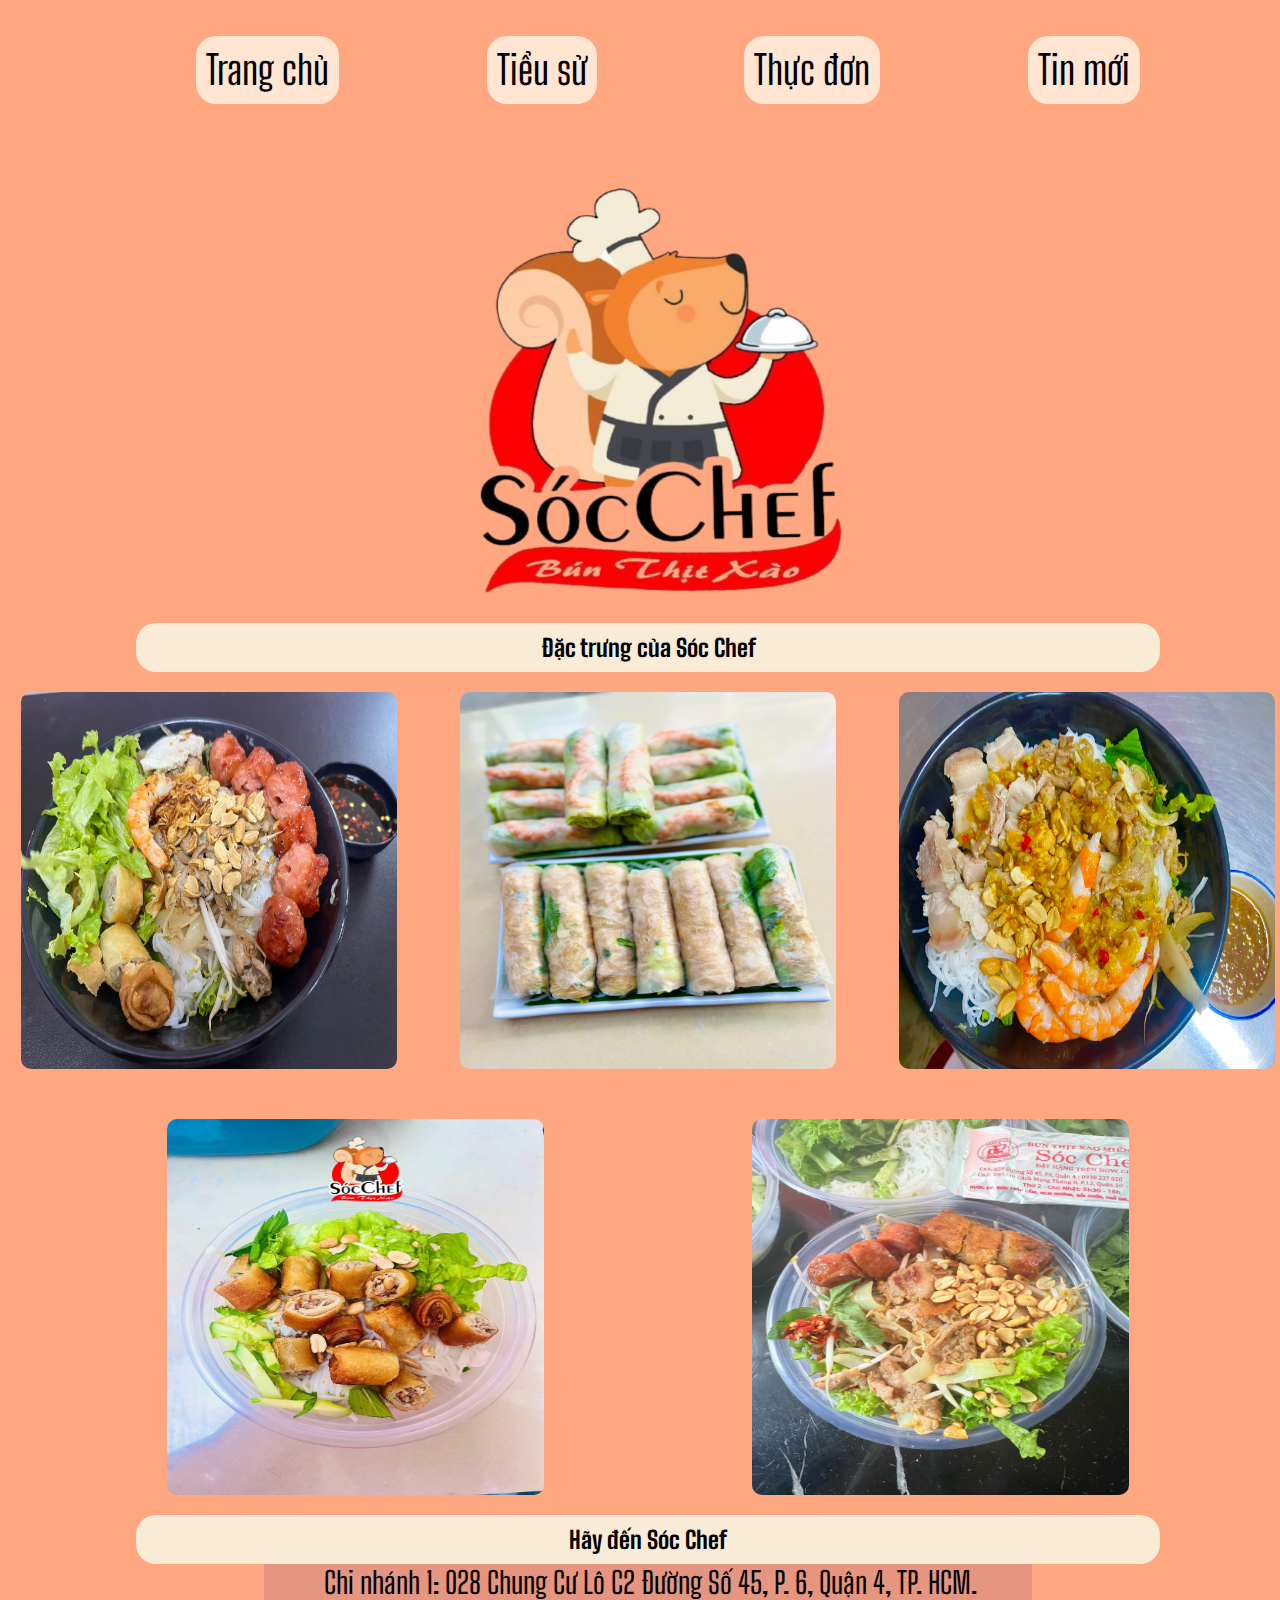
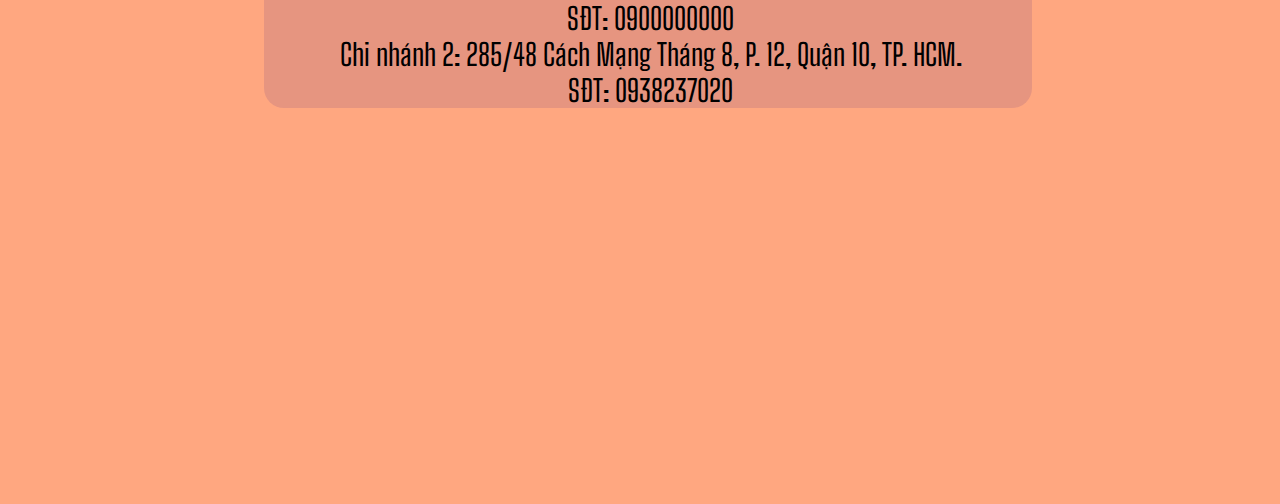
<file: index.html>
<!DOCTYPE html>
<html lang="en">
  <head>
    <meta charset="UTF-8" />
    <meta name="viewport" content="width=device-width, initial-scale=1.0" />
    <title>Document</title>
    <link rel="stylesheet" href="./bún thịt xào.css" />
  </head>
  <body>
    <ul class="mucluc">
      <li class="chu">Trang chủ</li>
      <li class="chu">Tiểu sử</li>
      <li class="chu">Thực đơn</li>
      <li class="chu">Tin mới</li>
    </ul>

    <div class="hinhbtx">
      <img
        class="logo"
        src="images/logo.png"
        title="ngon nhắm"
        alt="lỗi nhưng vẫn ngon"
      />
    </div>

    <h2>Đặc trưng của Sóc Chef</h2>
    <div class="hopbunh1">
      <img class="hopbun" src="images/bunthitxao.jpg" alt="vẫn ngon" />
      <img class="hopbun" src="images/goicuon.jpg" alt="vẫn ngon" />
      <img class="hopbun" src="images/bunmamnem.jpg" alt="vẫn ngon" />
      <img class="hopbun" src="images/bunchagio.jpg" alt="vẫn ngon" />
      <img class="hopbun" src="images/bunnemchagio.jpg" alt="vẫn ngon" />
    </div>

    <h2>Hãy đến Sóc Chef</h2>
    <ul class="thongtin">
      <li>
        Chi nhánh 1: 028 Chung Cư Lô C2 Đường Số 45, P. 6, Quận 4, TP. HCM.
      </li>
      <li>SĐT: 0900000000</li>
      <li>Chi nhánh 2: 285/48 Cách Mạng Tháng 8, P. 12, Quận 10, TP. HCM.</li>
      <li>SĐT: 0938237020</li>
    </ul>

    <br />
    <br />
    <div class="daygiua">
      <iframe
        src="https://www.google.com/maps/embed?pb=!1m18!1m12!1m3!1d31357.45226741296!2d106.66361941083986!3d10.759008900000007!2m3!1f0!2f0!3f0!3m2!1i1024!2i768!4f13.1!3m3!1m2!1s0x31752fab1cce6227%3A0x2f9d3f39691188a7!2zQsO6biB0aOG7i3QgeMOgbyBTw7NjIENoZWY!5e0!3m2!1svi!2s!4v1743697030543!5m2!1svi!2s"
        width="600"
        height="450"
        style="border: 0"
        allowfullscreen=""
        loading="lazy"
        referrerpolicy="no-referrer-when-downgrade"
      ></iframe>
    </div>
  </body>
</html>
</file>
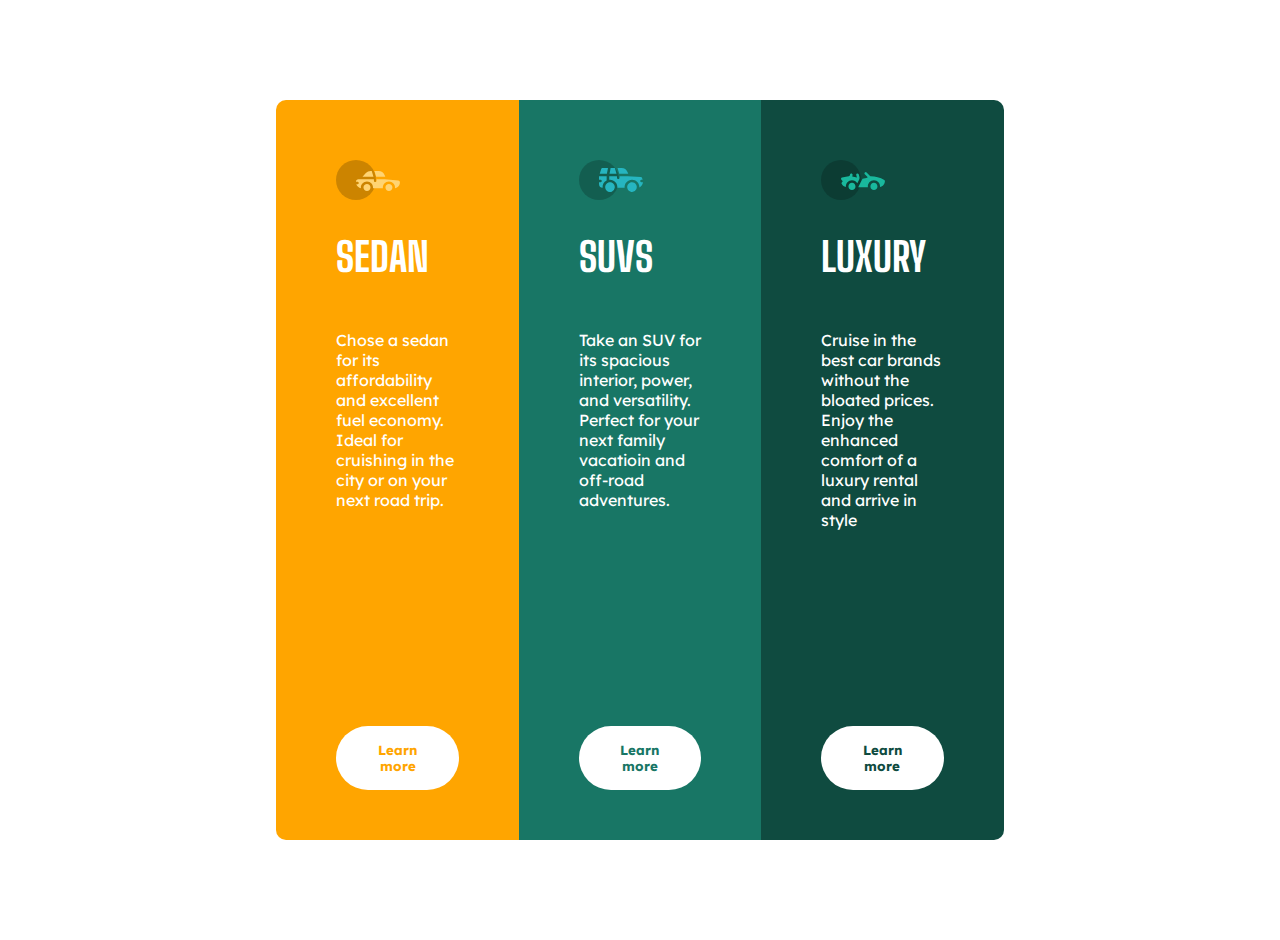
<file: bt_responsitive.html>
<!DOCTYPE html>
<html lang="en">
  <head>
    <meta charset="UTF-8" />
    <meta name="viewport" content="width=device-width, initial-scale=1.0" />
    <title>Document</title>
    <link rel="stylesheet" href="./bt_responsitive.css" />
  </head>
  <body>
    <div class="khung_container">
      <div class="khung Khung1">
        <img class="hinh1" src="images/icon-sedans.svg" alt="sedan" />
        <h2 class="text title">SEDAN</h2>
        <p class="text text-content">
          Chose a sedan for its affordability and excellent fuel economy. Ideal
          for cruishing in the city or on your next road trip.
        </p>
        <button class="btn btn-1">Learn more</button>
      </div>

      <div class="khung Khung2">
        <img class="hinh1" src="images/icon-suvs.svg" alt="sedan" />

        <h2 class="title text">SUVS</h2>
        <p class="text-content text">
          Take an SUV for its spacious interior, power, and versatility. Perfect
          for your next family vacatioin and off-road adventures.
        </p>
        <button class="btn btn-2">Learn more</button>
      </div>

      <div class="khung Khung3">
        <img class="hinh1" src="images/icon-luxury.svg" alt="sedan" />

        <h2 class="title text">LUXURY</h2>
        <p class="text-content text">
          Cruise in the best car brands without the bloated prices. Enjoy the
          enhanced comfort of a luxury rental and arrive in style
        </p>
        <button class="btn btn-3">Learn more</button>
      </div>
    </div>
  </body>
</html>
</file>
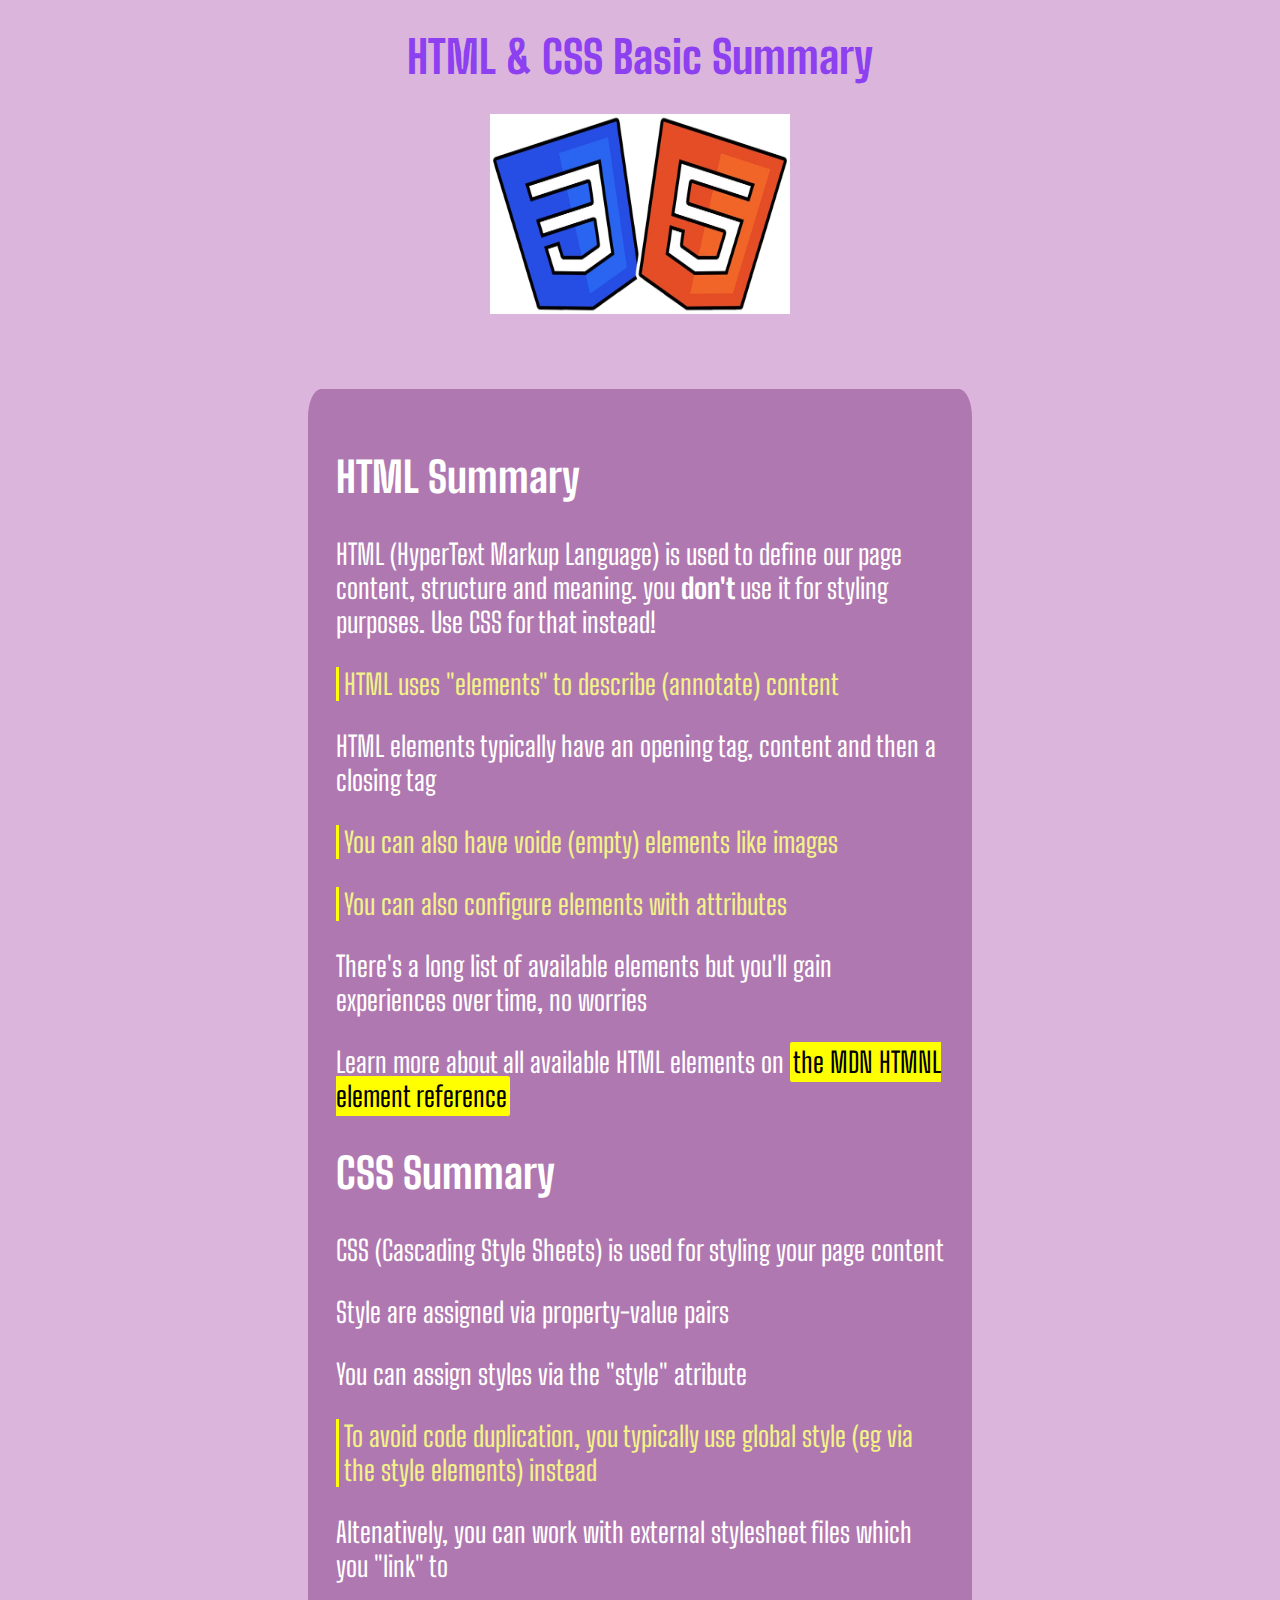
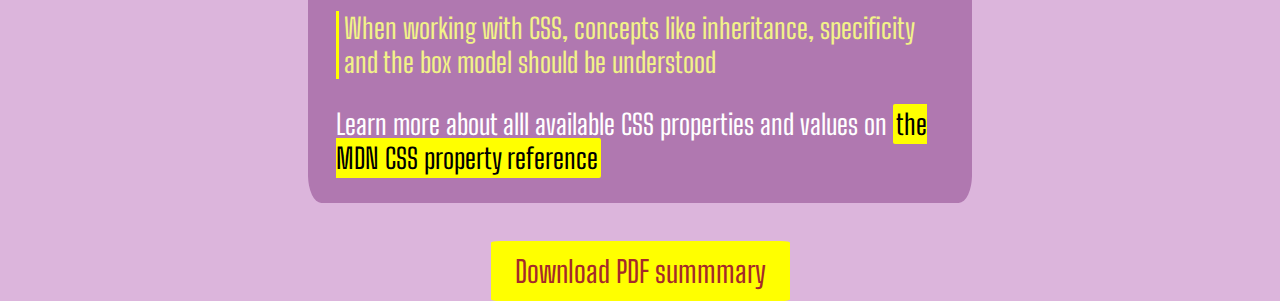
<file: bài tập.html>
<!DOCTYPE html>
<html lang="en">
<head>
    <meta charset="UTF-8">
    <meta name="viewport" content="width=device-width, initial-scale=1.0">
    <title>Document</title>
    <link rel="stylesheet" href="./bài tập.css" />
</head>
<body>
    <h1> HTML & CSS Basic Summary </h1>
    <div>
        <img src="./kkk.jpeg" alt="ảnh này bị lỗi" />
    </div>
    </br>
    <div class="kn">
        <h2> HTML Summary </h2>
        <p> HTML (HyperText Markup Language) is used to define our page content, structure and meaning.
            you <b> don't </b> use it for styling purposes. Use CSS for that instead!
        </p>
        <p class="nk" > HTML uses "elements" to describe (annotate) content </p>
            HTML elements typically have an opening tag, content and then a closing tag
            <p class="nk"> You can also have voide (empty) elements like images <p>
            <p class="nk"> You can also configure elements with attributes </p>
            <p> There's a long list of available elements but you'll gain experiences over time, no worries </p>
        <span> Learn more about all available HTML elements on  </span> <span class="gin"> the MDN HTMNL element reference </span>
    <h2> CSS Summary </h2>
    <p> CSS (Cascading Style Sheets) is used for styling your page content </p>
   <p> Style are assigned via property-value pairs </p>
   <p> You can assign styles via the "style" atribute </p>
   <p class="nk"> To avoid code duplication, you typically use global style (eg via the style elements) instead </p>
<p> Altenatively, you can work with external stylesheet files which you "link" to </p>
<p class="nk"> When working with CSS, concepts like inheritance, specificity and the box model should be understood </p>
    <span>Learn more about alll available CSS properties and values on </span> <span class="gin"> the MDN CSS property reference </span>

    </div>
    <div class="tt">
    <a  href="./1341-0857-2013-21-21.pdf" download target="_blank"> Download PDF summmary </a>
    </div>

</body>
</html>
</file>
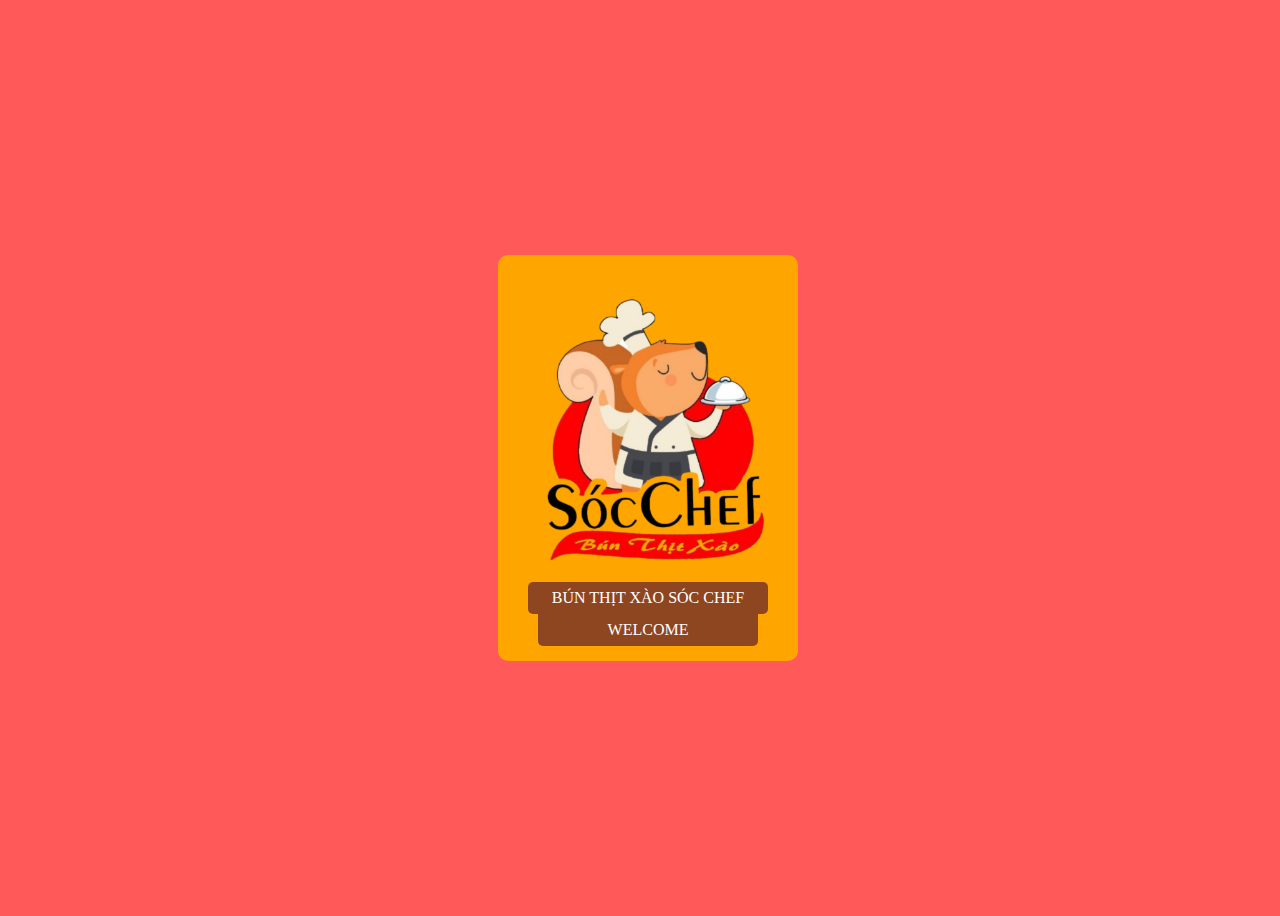
<file: kiemthu.html>
<!DOCTYPE html>
<html lang="en">
<head>
    <meta charset="UTF-8">
    <meta name="viewport" content="width=device-width, initial-scale=1.0">
    <title>Document</title>
    <link rel="stylesheet" href="./kiemthu.css" />
</head>
<body>
<div class="container">
    <div class="logo">
        <img  src="images/logo.png" alt="socchef" />
    </div>
        <p class="mot hi"> BÚN THỊT XÀO SÓC CHEF </p>
        <a class="hai hi" href="./kiemthu2.html" target="_blank"> 
           WELCOME
         </a>

    </div>
    
</body>
</html>
</file>
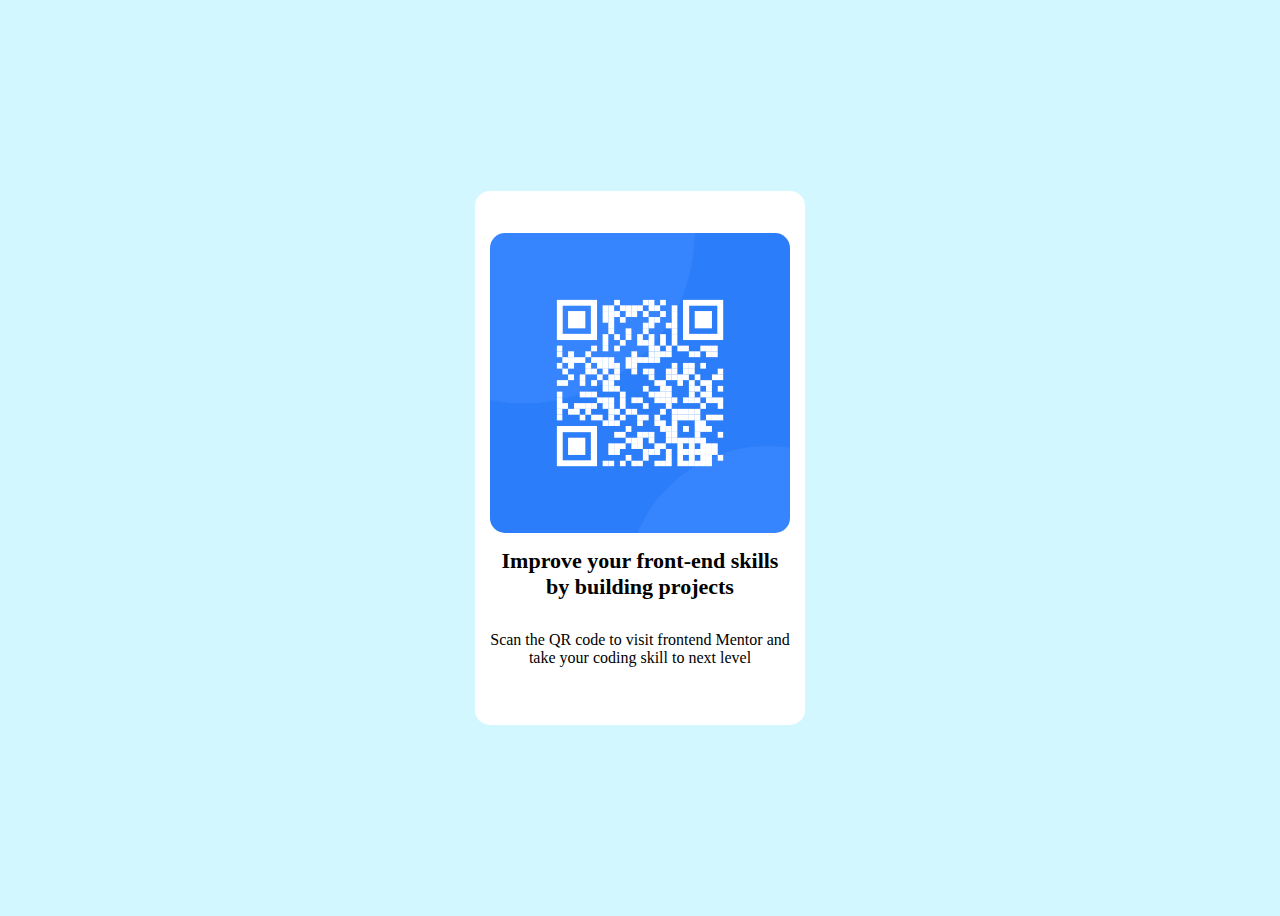
<file: maqr.html>
<!DOCTYPE html>
<html lang="en">
<head>
    <meta charset="UTF-8">
    <meta name="viewport" content="width=device-width, initial-scale=1.0">
    <title>Document</title>
    <link rel="stylesheet" href="./maqr.css" />
</head>
<body>
    <div class="container">
    <img class="kn" src="images/image-qr-code.png" alt="maqr" />
    <h1 class="kn"> Improve your front-end skills by building projects </h1>
    <p class="kn"> Scan the QR code to visit frontend Mentor and take your coding skill to next level </p>
    </div>
</body>
</html>
</file>
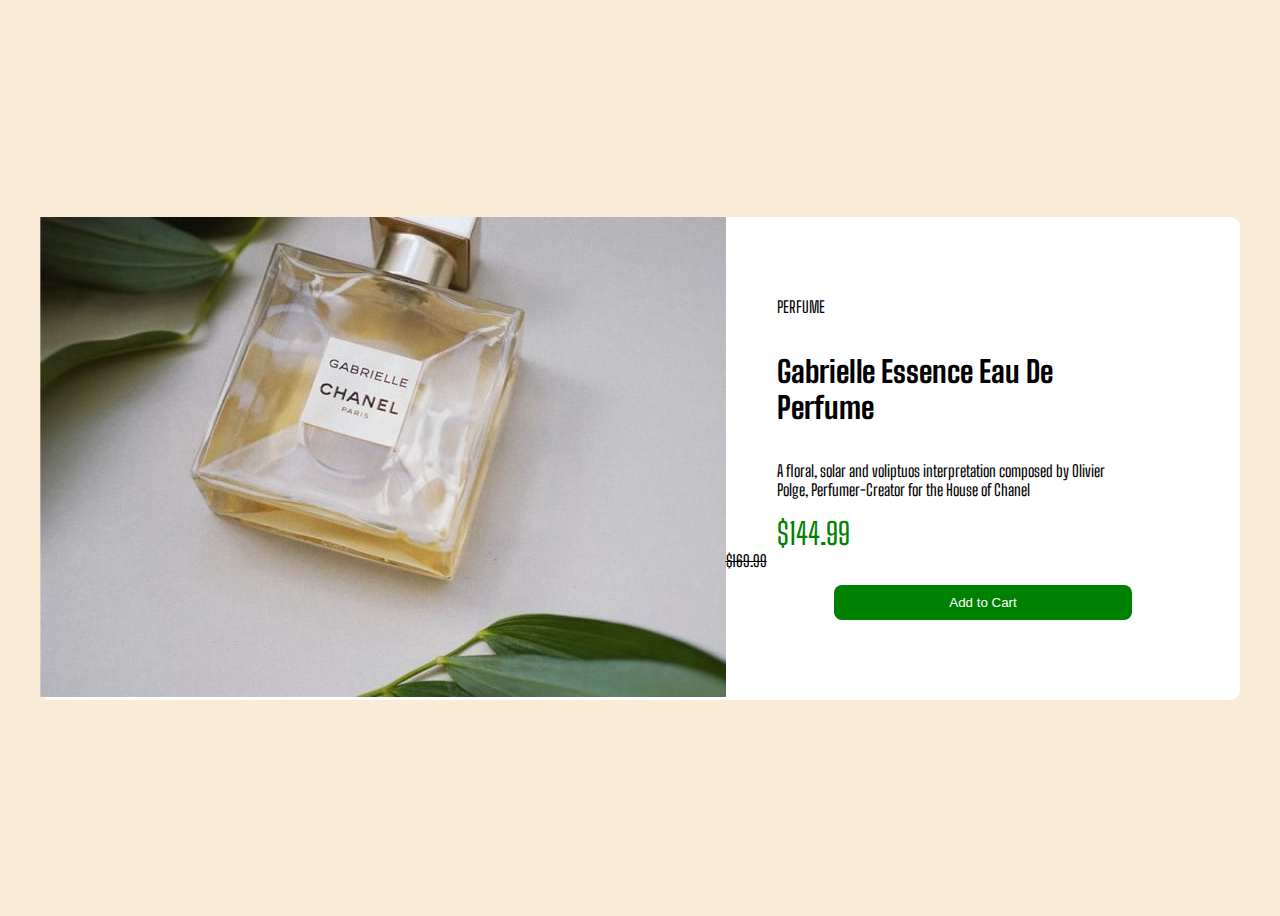
<file: perfum.html>
<!DOCTYPE html>
<html lang="en">
<head>
    <meta charset="UTF-8">
    <meta name="viewport" content="width=device-width, initial-scale=1.0">
    <title>Document</title>
    <link rel="stylesheet" href="./perfum.css" />
</head>
<body>
    <div class="container">
        <div class="img">
    <img  src="images/image-product-mobile.jpg" alt="perfum" />
    </div>
    <div class="ndung"> 
        <p class="khung"> PERFUME </p>
        <h1 class="title khung "> Gabrielle Essence Eau De Perfume </h1>
        <p class=" khung"> A floral, solar and voliptuos interpretation composed by Olivier Polge, Perfumer-Creator for the House of Chanel </p>
        <span class="price khung"> $144.99 </span> 
        <del>$169.99</del>
        <button > Add to Cart </button>
    </div>

    </div>


</body>
</html>
</file>
<file: bún thịt xào.css>
@import url("https://fonts.googleapis.com/css2?family=Big+Shoulders:opsz,wght@10..72,100..900&family=Fira+Sans:ital,wght@0,100;0,200;0,300;0,400;0,500;0,600;0,700;0,800;0,900;1,100;1,200;1,300;1,400;1,500;1,600;1,700;1,800;1,900&family=Montserrat:ital,wght@0,100..900;1,100..900&display=swap");
*,
html,
body {
  font-family: "Big Shoulders", sans-serif;
  box-sizing: border-box;
}
body {
  background-color: #ffa780;
  width: 100vw;
}

.hinhbtx {
  text-align: center;
  background-color: #ffa780;
}
.logo {
  width: 500px;
  height: 500px;
}
.hopbun {
  width: calc(33.3333% - 50px);
  aspect-ratio: 1/1; /* tỉ lệ dài rộng 1:1 */
  border-radius: 10px;
}
.hopbunh1 {
  margin-block: 20px;
  display: flex;
  gap: 50px;

  justify-content: space-evenly;
  flex-wrap: wrap;
}
.hopbunh2 {
  display: flex;
  justify-content: space-evenly;
}
.mucluc {
  display: flex;
  justify-content: space-evenly;
}
.chu {
  color: black;
  font-size: 40px;
  border-radius: 20px;
  padding: 10px;
  background-color: #ffe5d2;
  margin-top: 20px;
  transition: all 1s ease-in-out;
  list-style: none;
}
.chu:hover {
  color: #ffe5d2;
  background-color: black;
  padding: 20px;
}
.daygiua {
  display: flex;
  justify-content: center;
}
iframe {
  width: 80%;
  height: 350px;
  border-radius: 30px;
}
h2 {
  padding: 10px 5%;
  margin: 0% 10% 0% 10%;
  background-color: antiquewhite;
  border-radius: 20px;
  text-align: center;
}
.thongtin {
  font-size: 30px;
  border-radius: 20px;
  border-top-left-radius: 0px;
  border-top-right-radius: 0px;
  padding-left: 5px;
  margin: 0% 20% 0% 20%;
  background-color: #e69580;
  text-align: center;
  list-style: none;
}

@media screen and (max-width: 992px) {
  .hopbun {
    width: calc(50% - 50px);
  }
}
@media screen and (max-width: 778px) {
  .hopbun {
    width: 100%;
  }
}
</file>
<file: bt_responsitive.css>
@import url("https://fonts.googleapis.com/css2?family=Big+Shoulders:opsz,wght@10..72,100..900&display=swap");
@import url("https://fonts.googleapis.com/css2?family=Big+Shoulders:opsz,wght@10..72,100..900&family=Lexend+Deca:wght@100..900&display=swap");
*,
body {
  font-family: "Lexend Deca", sans-serif;
}
.khung_container {
  display: flex;
  flex-direction: column;
  margin: 20px 20px;
  /* Nên cho gap để tạo khoảng cách giữa các con */
}

.title {
  font-family: "Big Shoulders", sans-serif;
  font-size: 2.5rem;
}
.khung {
  padding: 60px 60px 50px 60px;
}
.Khung1 {
  background-color: #ffa500;
  border-radius: 10px 10px 0 0;
}
.Khung1_1 {
  font-size: 30px;
  color: white;
}
.Khung1_2 {
  color: white;
}
.btn-1 {
  color: #ffa500;
}
.Khung2 {
  background-color: rgb(24, 118, 101);
}

.text {
  color: white;
}
.btn {
  background-color: white;
  border-radius: 50px;
  border: 0;
  padding: 16px 32px;
  font-weight: bold;
}
/* Dùng để ấn element */
.btn:active {
  background-color: black;
}
.btn-2 {
  color: rgb(24, 118, 101);
}
.Khung3 {
  background-color: rgb(15, 75, 64);
  border-radius: 0px 0px 10px 10px;
}

.btn-3 {
  color: rgb(15, 75, 64);
}

.text-content {
  margin-bottom: 32px;
}
@media screen and (min-width: 992px) {
  .khung_container {
    flex-direction: row;
    justify-content: center;
    align-items: center;
    height: 100vh;
  }

  .khung {
    display: flex;
    flex-direction: column;
    align-items: start;
    width: 10%;
    height: 70%;
  }
  .Khung1 {
    border-radius: 10px 0 0 10px;
  }
  /* Lấy toàn trống còn trống còn xót và cho margin (top) chứa đầy khoảng trống đó */
  .btn {
    margin-top: auto;
  }
  .Khung3 {
    border-radius: 0px 10px 10px 0;
  }
}
</file>
<file: bài tập.css>
@import url('https://fonts.googleapis.com/css2?family=Big+Shoulders:opsz,wght@10..72,100..900&family=Montserrat:ital,wght@0,100..900;1,100..900&display=swap');
body {
    background: rgb(220, 181, 220);
    font-family: "Big Shoulders", sans-serif;

}
h1 {
    text-align: center;
    color: rgb(140, 64, 239);
    font-size: 45px;
}
img {
    width: 300px;
    height: 200px;
    background: rgb(220, 181, 220);
}
div {
    text-align: center;
    font-size: 28px;
}
.kn {
    color: white;
    background: rgb(176, 120, 176);
    margin: 50px 300px 50px 300px;
    border-radius: 2%;
    padding: 28px;
    text-align: left;
}
.nk {
    color: rgb(242, 242, 136);
    border-left: 3px solid yellow;
    padding: 0px 5px 0px 5px;
}
.gin {
     background: yellow;
        color: black;
        border-radius: 2px;
        padding: 3px;
}
a {
    color: Brown; 
    background: yellow;
    font-size: 30px;
    border-radius: 3%;
    padding: 12px 24px;
    text-decoration: none; 
    transition: all 1s ease-in-out
}
a:hover{
    color: yellow;
    background: Brown;
    padding: 24px 48px;
}
.tt {
    text-align: center;
}
</file>
<file: kiemthu.css>
body {

  box-sizing: border-box; 
  height: 100vh;
  width: 100vw;
  display:flex; /*mặc định là căn ngang*/
  flex-direction: column;
  justify-content: center;
  align-items: center;
  background-color: rgb(255, 89, 89);
}
img {
  width: 300px;
}
.container {
  background-color: orange ;
  display:flex;
  flex-direction: column;
  justify-content: center;
  border-radius: 10px;
}
.hi {
  text-align: center;
  margin: 0px 30px;
  padding: 7px;
  color:white;
  background-color: rgba(110, 42, 42, 0.775);
}
.mot {
  border-radius: 5px ;

}
.hai {
margin: 0px 40px 15px 40px;
border-radius: 0px 0px 5px 5px;
text-decoration: none; 
transition: all 1s ease-in-out;
}
.hai:hover {
 padding: 14px;
 background-color: white ;
color: rgba(110, 42, 42, 0.775);
}
</file>
<file: maqr.css>
body {
    background-color: rgb(210, 247, 255);
    box-sizing: border-box; 
    height: 100vh;
    display:flex; /*mặc định là căn ngang*/
    justify-content: center;
    align-items: center;
}
.container {
    text-align: center;
    background-color: white;
    border-radius: 15px;
    height: auto;
    padding: 15px; /*padding này là đảy từ cái khung hả ta*/
    width: 300px;
}
img {
    width: 100%;
    border-radius: 15px;
    
}
h1 {
    font-size:20px;

}
p {
    font-size: 15px;
    
}
@media only screen and (min-width: 768px) {
    body {

.container {
    display:flex;
    flex-direction: column;
    justify-content: center;
    align-items: center;
    min-height: 56vh;
    margin: auto;
    
}
h1 {
font-size:22px;
}
p {
    font-size:16px;
}
    }
}
</file>
<file: perfum.css>
@import url('https://fonts.googleapis.com/css2?family=Big+Shoulders:opsz,wght@10..72,100..900&family=Fira+Sans:ital,wght@0,100;0,200;0,300;0,400;0,500;0,600;0,700;0,800;0,900;1,100;1,200;1,300;1,400;1,500;1,600;1,700;1,800;1,900&family=Montserrat:ital,wght@0,100..900;1,100..900&family=Roboto+Mono:ital,wght@0,100..700;1,100..700&display=swap');
body {
    font-family: "Big Shoulders", sans-serif;
    background-color: antiquewhite;
    box-sizing: border-box; 
    display:flex;
    flex-direction: column;
    justify-content: center;
    height: 100vh;
    align-items: center;
}

.container {
    background-color: white;
    width: 95%;
    border-radius: 10px;
}
.khung {
    padding-left: 5%;
}
.imgdesktop {
    display: none;
}
.imgmobile {
    border-radius: 10px 10px 0px 0px;
    display: flex;
    height: 200px;
}
.imgmobile img {
    width: 100%;
    height:100%
} 
.price {
    color: green;
    font-size: 30px;
    font-weight: 4px;
}
button {
  display: block;
  margin: auto;
  margin-block: 15px;
  padding: 10px 115px;
  background-color: green;
  color: white;
  border-radius: 8px;
  border:none;  
}
.title {
    font-size: 30px;
    font-weight: 3px;
}
@media only screen and (min-width: 768px) {
    body{
.imgmobile {
    display: none;
}
.imgdesktop {
    display: flex;
    flex-direction: row; 
}
.container {
    display:flex;
    flex-direction: row; 

    
}

.ndung {
    display: flex;
    flex-direction: column;
    justify-content:center;
    align-items:start;
}

.khung {
    padding: 0% 25% 0% 10%;
}


    }
}
</file>
